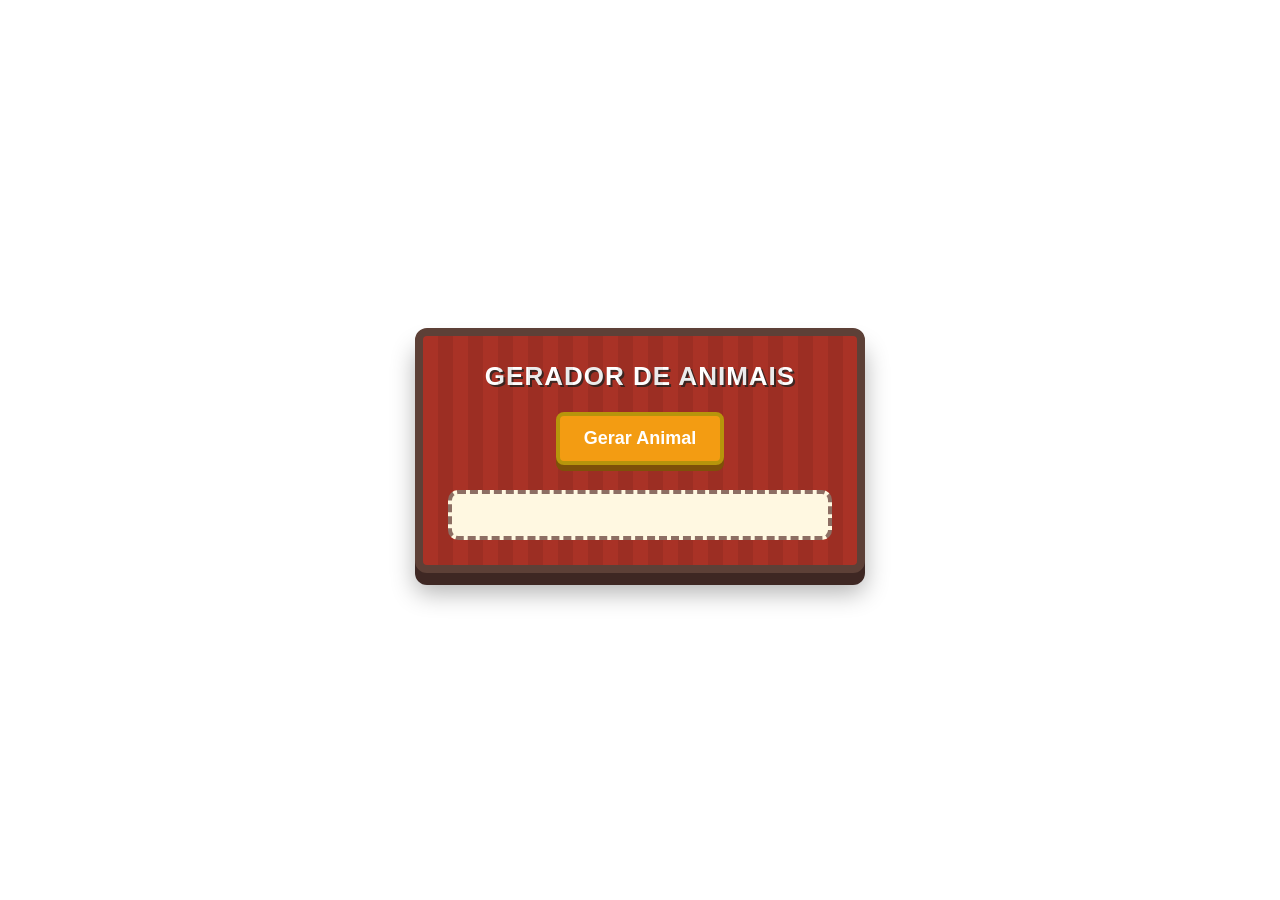
<file: animais/index.html>
<!DOCTYPE html>
<html lang="pt-BR">
<head>
  <meta charset="UTF-8" />
  <meta name="viewport" content="width=device-width, initial-scale=1.0" />
  <title>Gerador Aleatório de Animais</title>
  <link rel="stylesheet" href="css/style.css" />
</head>
<body>

  <div class="container">
    <h1>Gerador de Animais</h1>
    <button id="btn-gerar">Gerar Animal</button>

    <div id="animal-card">
      <h2 id="animal-name"></h2>
      <img id="animal-img" alt="Imagem do animal sorteado" />
    </div>
  </div>

  <script src="js.js"></script>
</body>
</html>
</file>
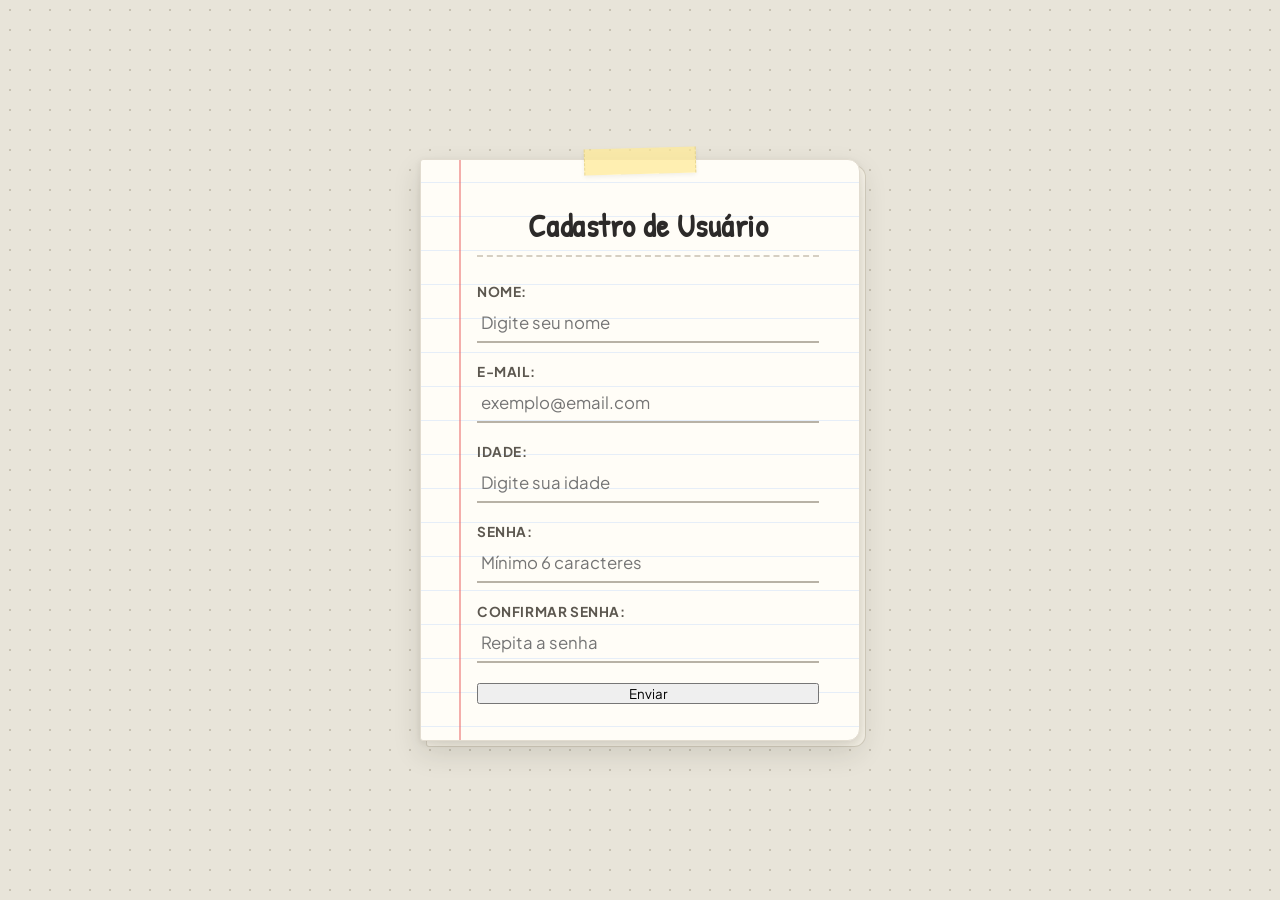
<file: Aula-remota/index.html>
<!DOCTYPE html>
<html lang="pt-BR">
<head>
    <meta charset="UTF-8">
    <meta name="viewport" content="width=device-width, initial-scale=1.0">
    <title>Formulário</title>
    <link rel="stylesheet" href="style.css">
</head>
<body>

    <div class="container">
        <h2>Cadastro de Usuário</h2>
        
        <form id="meuFormulario" novalidate>
            <label for="nome">Nome:</label>
            <input type="text" id="nome" placeholder="Digite seu nome">

            <label for="email">E-mail:</label>
            <input type="email" id="email" placeholder="exemplo@email.com">

            <label for="idade">Idade:</label>
            <input type="number" id="idade" placeholder="Digite sua idade">

            <label for="senha">Senha:</label>
            <input type="password" id="senha" placeholder="Mínimo 6 caracteres">

            <label for="confirmarSenha">Confirmar Senha:</label>
            <input type="password" id="confirmarSenha" placeholder="Repita a senha">

            <button type="submit">Enviar</button>
        </form>
        <p id="mensagem"></p>
    </div>

    <script src="script.js"></script>
</body>
</html>
</file>
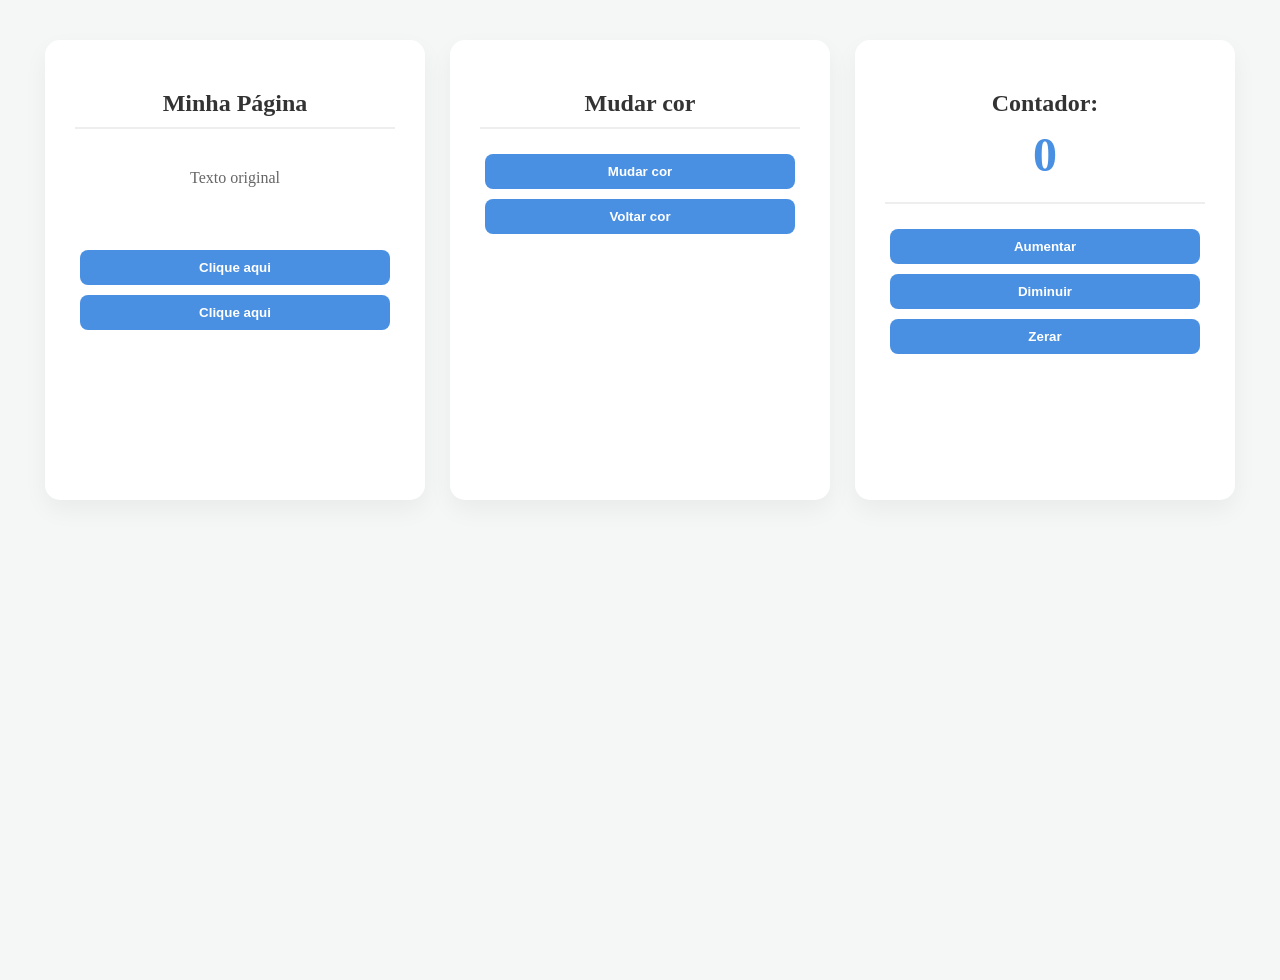
<file: aula06/index.html>
<!-- 1. O que é DOM?
O DOM (Document Object Model) é o HTML como um objeto estruturado. Enquanto o HTML é o código estático no arquivo, o DOM é a estrutura feita pelo navegador na memória para que o JavaScript consiga acessar, alterar ou excluir elementos da página HTML.

2. O que é um nó (node)?
Os elementos são as tags principais (como <div> ou <h1>). Os atributos são as propriedades dentro dessas tags (como um id ou src). Já os textos são o conteúdo escrito que fica dentro das tags.

3. Métodos de seleção
O getElementById() seleciona um elemento único pelo seu ID. O querySelector() localiza o primeiro elemento que corresponde a um seletor CSS. Já o querySelectorAll() captura todos os elementos que atendem ao critério, retornando uma lista.

4. Diferença entre innerHTML e innerText
O innerHTML interpreta e renderiza tags HTML inseridas no conteúdo. O innerText lida apenas com o texto puro e visível, ignorando qualquer formatação de tags e tratando tudo de forma literal.

5. O que são eventos
Eventos são gatilhos de interação. O onclick ocorre ao clicar em um elemento; o onchange detecta mudanças em campos de entrada; e o onmouseover identifica quando o mouse passa sobre um item. Eles permitem que a página reaja às ações do usuário. -->




<!DOCTYPE html>
<html lang="en">

<head>
    <meta charset="UTF-8">
    <meta name="viewport" content="width=device-width, initial-scale=1.0">
    <title>Document</title>
    <link rel="stylesheet" href="css/estilo.css">
</head>

<body>
    <section>
        <h1>Minha Página</h1>
        <p id="texto">Texto original</p>
        <button onclick="mudarTexto()">Clique aqui</button>
        <button onclick="voltarTexto()">Clique aqui</button>

        <script>
            function mudarTexto() {
                document.getElementById("texto").innerText = "Lorem ipsum dolor sit amet consectetur, adipisicing elit. Recusandae nihil quae pariatur, deleniti consequatur aliquam id ipsum iste dolor quam placeat tempora mollitia vel voluptas amet in quas maxime veniam!";


            }

            function voltarTexto() {
                document.getElementById("texto").innerText = "Texto original";


            }
        </script>
    </section>
    <section>
        <h1>Mudar cor</h1>
        <button onclick="cor()">Mudar cor</button>
        <button onclick="voltarcor()">Voltar cor</button>

        <script>
            function cor() {
                document.body.style.backgroundColor = "lightblue";
            }
            function voltarcor() {
                document.body.style.backgroundColor = "white";
            }

        </script>
    </section>
    <section>
        <h1>Contador: <span id="numero">0</span></h1>
        <button onclick="alterar(1)">Aumentar</button>
        <button onclick="alterar(-1)">Diminuir</button>
        <button onclick="zerar()">Zerar</button>

        <script>
            let contagem = 0;

            // Uma única função que aceita o valor da mudança (1 ou -1)
            function alterar(valor) {
                contagem += valor;
                document.getElementById("numero").innerText = contagem;
            }

            function zerar() {
                contagem = 0;
                document.getElementById("numero").innerText = contagem;
            }
        </script>
    </section>
</body>

</html>
</file>
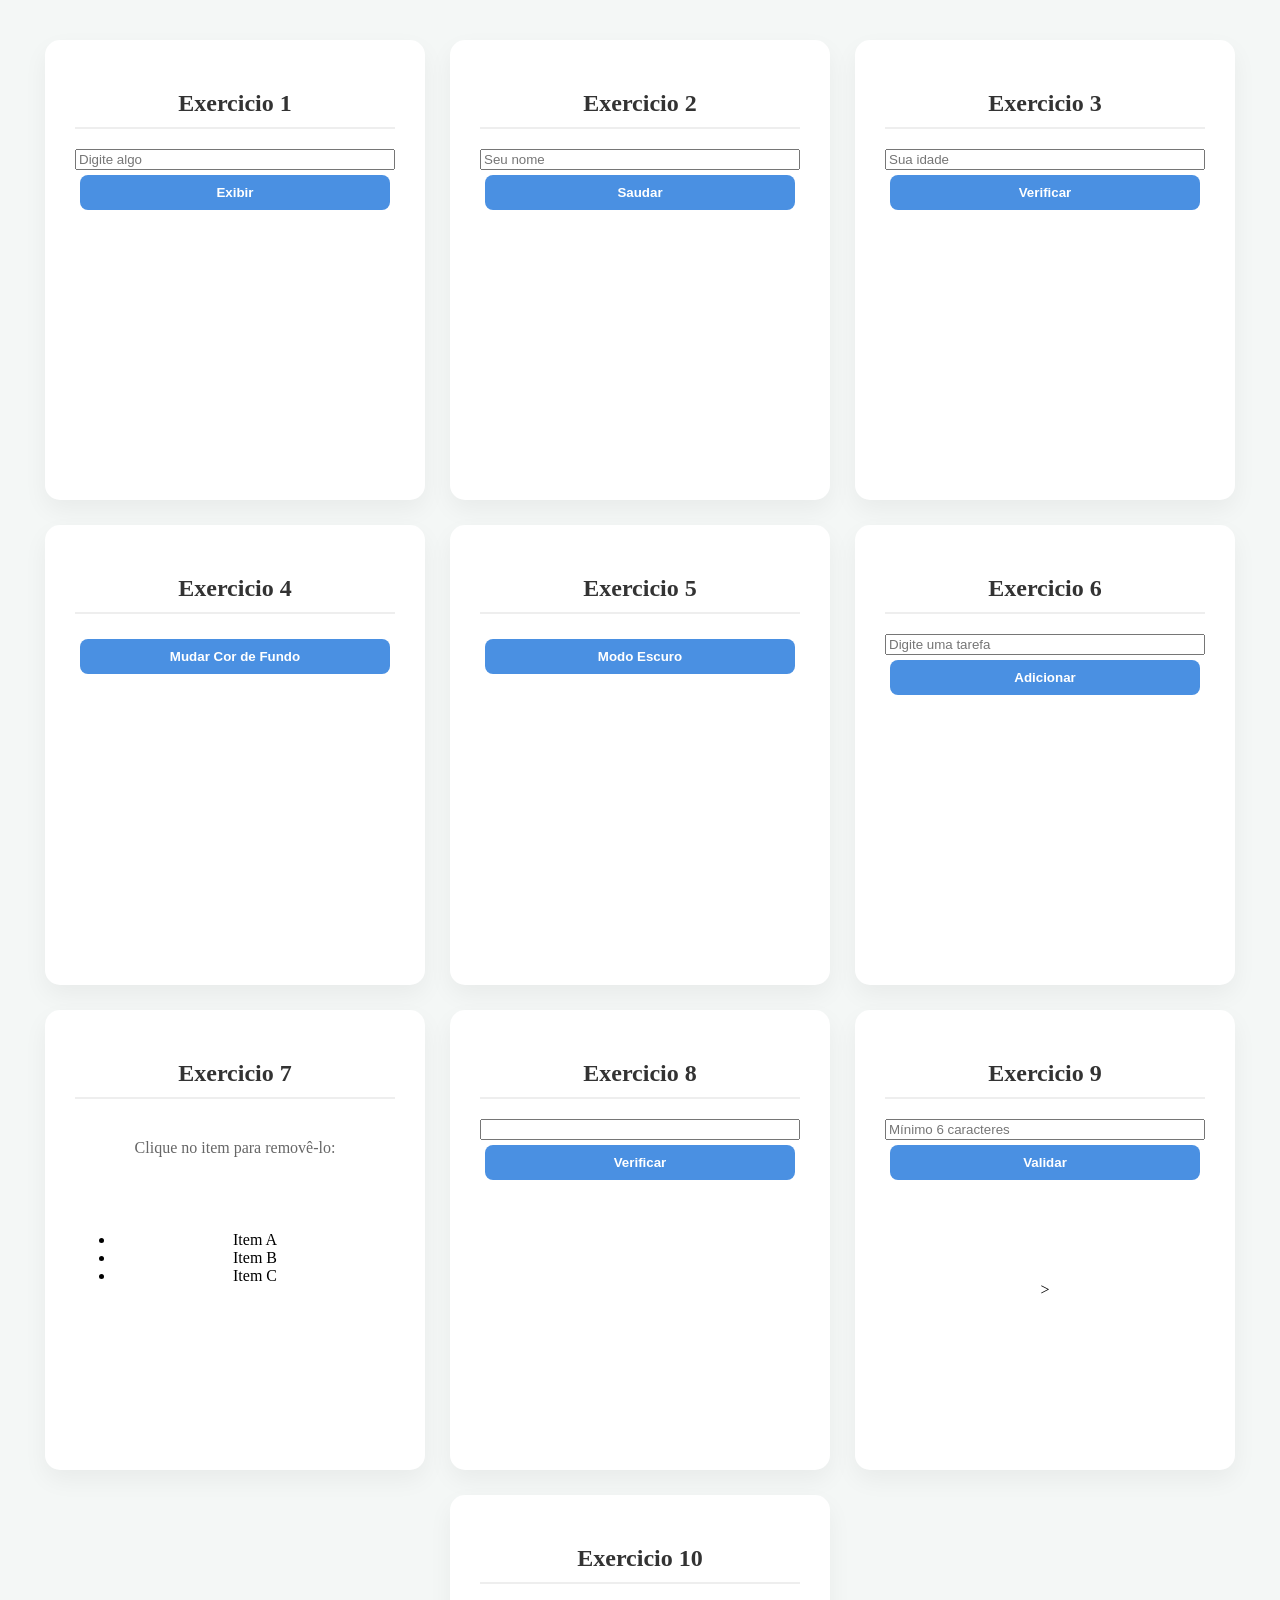
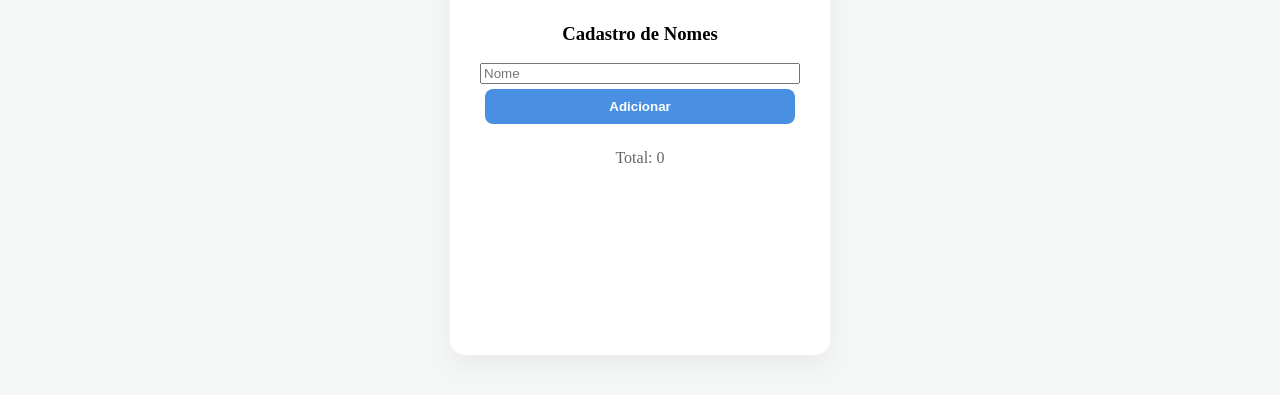
<file: aula07/index.html>
<!DOCTYPE html>
<html lang="en">

<head>
    <meta charset="UTF-8">
    <meta name="viewport" content="width=device-width, initial-scale=1.0">
    <title>Document</title>
    <link rel="stylesheet" href="style.css">
</head>

<body>
    <section>
        <h1>Exercicio 1</h1>
        <input type="text" id="inputTexto" placeholder="Digite algo">
        <button onclick="mostrarTexto()">Exibir</button>
        <p id="texto"></p>

        <script>
            function mostrarTexto() {
                const input = document.getElementById('inputTexto').value;
                document.getElementById('texto').innerText = input;
            }
        </script>
    </section>
    <section>
        <h1>Exercicio 2</h1>
        <input type="text" id="inputNome" placeholder="Seu nome">
        <button onclick="saudar()">Saudar</button>
        <p id="resultado2"></p>

        <script>
            function saudar() {
                const nome = document.getElementById('inputNome').value;
                document.getElementById('resultado2').innerText = `Olá, ${nome}!`;
            }
        </script>
    </section>
    <section>
        <h1>Exercicio 3</h1>
        <input type="number" id="inputIdade" placeholder="Sua idade">
        <button onclick="verificarIdade()">Verificar</button>
        <p id="resultado3"></p>

        <script>
            function verificarIdade() {
                const idade = parseInt(document.getElementById('inputIdade').value);
                const p = document.getElementById('resultado3');

                if (idade >= 18) {
                    p.innerText = "Maior de idade";
                } else {
                    p.innerText = "Menor de idade";
                }
            }
        </script>
    </section>
    <section>
        <h1>Exercicio 4</h1>
        <button onclick="mudarCor()">Mudar Cor de Fundo</button>
        <script>
            function mudarCor() {
                const cores = ['#f0f8ff', '#faebd7', '#e6e6fa', '#fff5ee', '#f5f5dc'];
                const corAleatoria = cores[Math.floor(Math.random() * cores.length)];

                document.body.style.backgroundColor = corAleatoria;
            }
        </script>
    </section>
    <section>

        <h1>Exercicio 5</h1>
        <button onclick="alternarModo()">Modo Escuro</button>

        <script>
            function alternarModo() {
                const corpo = document.body;
                if (corpo.style.backgroundColor === 'black') {
                    corpo.style.backgroundColor = 'white';
                    corpo.style.color = 'black';
                } else {
                    corpo.style.backgroundColor = 'black';
                    corpo.style.color = 'white';
                }
            }
        </script>
    </section>
    <section>

        <h1>Exercicio 6</h1>
        <input type="text" id="inputTarefa" placeholder="Digite uma tarefa">
        <button onclick="adicionarNaLista()">Adicionar</button>

        <ul id="listaSimples">
        </ul>

        <script>
            function adicionarNaLista() {
                const input = document.getElementById('inputTarefa');
                const lista = document.getElementById('listaSimples');

                if (input.value.trim() !== "") {
                    const novoLi = document.createElement('li');
                    novoLi.innerText = input.value;
                    lista.appendChild(novoLi);
                    input.value = "";
                }
            }
        </script>
    </section>
    <section>

        <h1>Exercicio 7</h1>
        <p>Clique no item para removê-lo:</p>
        <ul id="listaRemovivel">
            <li onclick="remover(this)">Item A </li>
            <li onclick="remover(this)">Item B </li>
            <li onclick="remover(this)">Item C </li>
        </ul>

        <script>
            function remover(elemento) {
                elemento.remove();
            }
        </script>
    </section>
    <section>

        <h1>Exercicio 8</h1>
        <input type="number" id="numParImpar">
        <button onclick="checarPar()">Verificar</button>
        <p id="resPar"></p>

        <script>
            function checarPar() {
                const num = document.getElementById('numParImpar').value;
                const p = document.getElementById('resPar');
                p.innerText = (num % 2 === 0) ? "É Par" : "É Ímpar";
            }
        </script>
    </section>
    <section>
            <h1>Exercicio 9</h1>
            <input type="password" id="senha" placeholder="Mínimo 6 caracteres">
            <button onclick="validarSenha()">Validar</button>
            <p id="msgSenha"></p>

            <script>
                function validarSenha() {
                    const senha = document.getElementById('senha').value;
                    const msg = document.getElementById('msgSenha');

                    if (senha.length >= 6) {
                        msg.innerText = "Senha válida!";
                        msg.style.color = "green";
                    } else {
                        msg.innerText = "Senha muito curta!";
                        msg.style.color = "red";
                    }
                }
            </script>>
    </section>
    <section>

            <h1>Exercicio 10</h1>
            <h3>Cadastro de Nomes</h3>
            <input type="text" id="nomeCad" placeholder="Nome">
            <button onclick="cadastrar()">Adicionar</button>

            <p>Total: <span id="contador">0</span></p>
            <ul id="listaCadastrados"></ul>

            <script>
                function atualizarContador() {
                    const total = document.querySelectorAll('#listaCadastrados li').length;
                    document.getElementById('contador').innerText = total;
                }

                function cadastrar() {
                    const nome = document.getElementById('nomeCad').value;
                    if (!nome) return;

                    const lista = document.getElementById('listaCadastrados');
                    const li = document.createElement('li');

                    li.innerHTML = `
        ${nome} 
        <button onclick="removerItem(this)">Remover</button>
    `;

                    lista.appendChild(li);
                    document.getElementById('nomeCad').value = "";
                    atualizarContador();
                }

                function removerItem(botao) {
                    botao.parentElement.remove();
                    atualizarContador();
                }
            </script>
    </section>


</body>

</html>
</file>
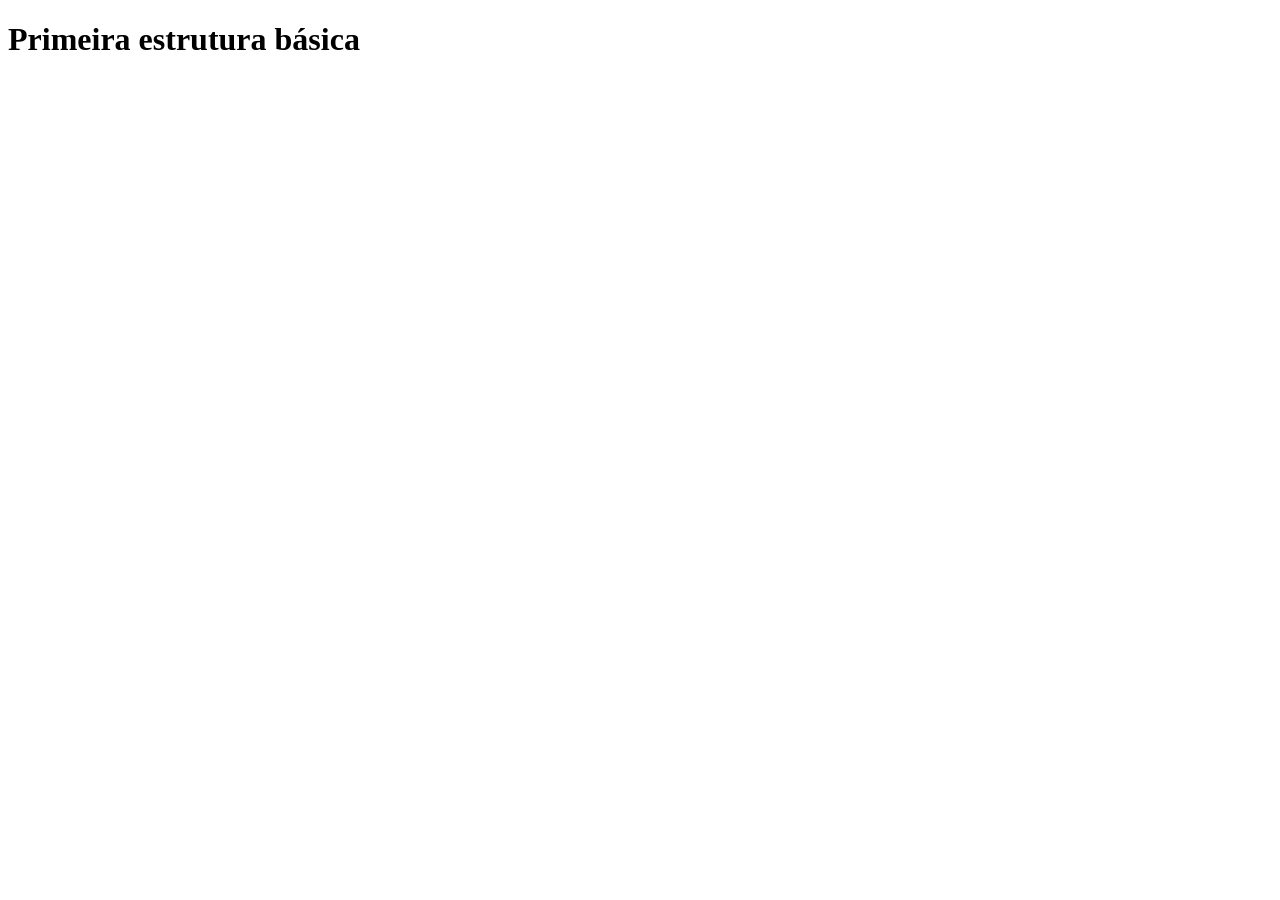
<file: aula1/index.html>
<!DOCTYPE html>
<html lang="en">
<head>
    <meta charset="UTF-8">
    <meta name="viewport" content="width=device-width, initial-scale=1.0">
    <title>JavaScript base</title>
    <script src="./js/javascript.js">
        
    </script>
</head>
<body>
    <h1>Primeira estrutura básica</h1>
</body>
</html>
</file>
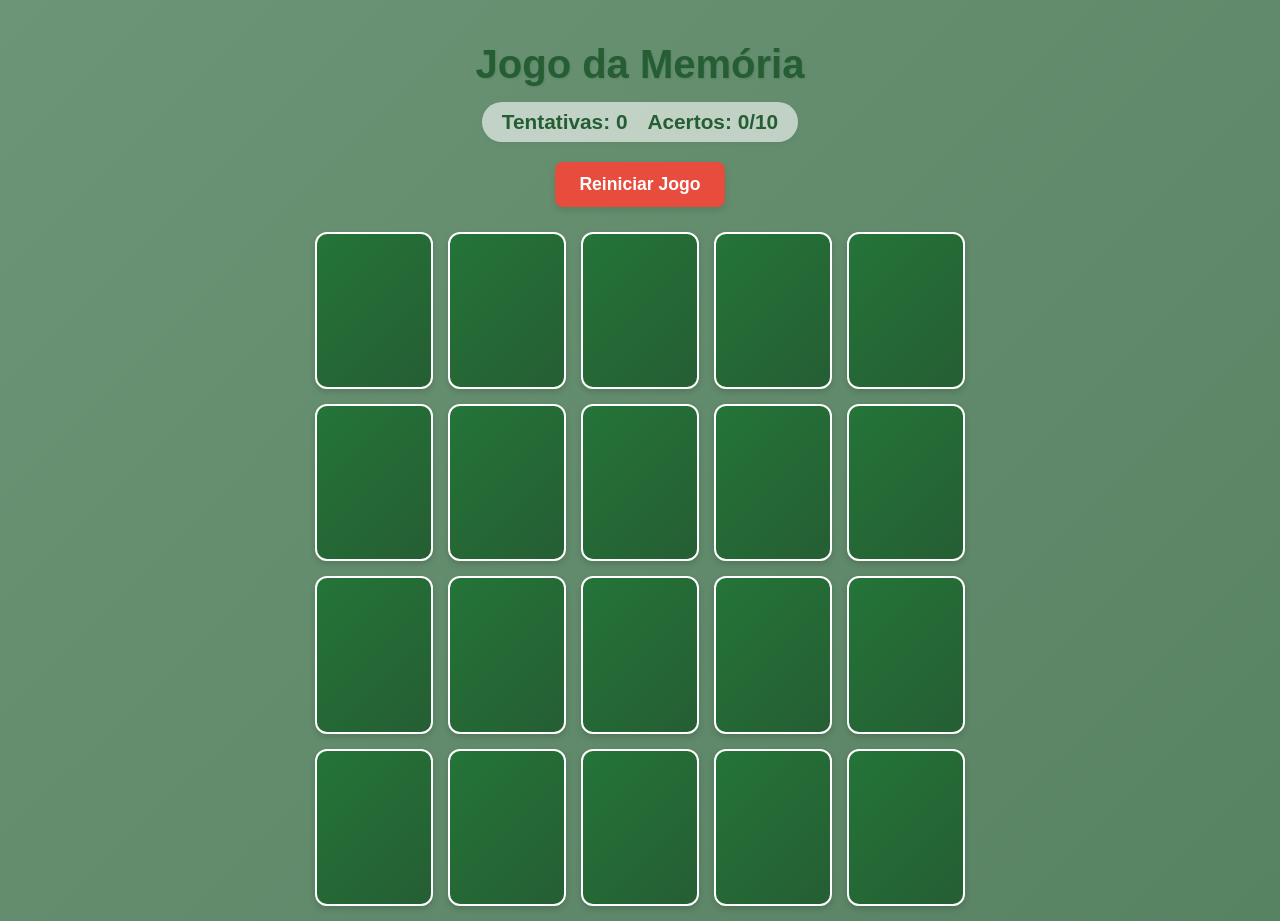
<file: jogo-js/index.html>
<!DOCTYPE html>
<html lang="pt-BR">
<head>
    <meta charset="UTF-8">
    <meta name="viewport" content="width=device-width, initial-scale=1.0">
    <title>Jogo da Memória Inicial</title>
    <link rel="stylesheet" href="style.css">
</head>
<body>

    <h1>Jogo da Memória</h1>
    
    <div class="placar">
        <div>Tentativas: <span id="tentativas">0</span></div>
        <div>Acertos: <span id="acertos">0</span>/10</div>
    </div>

    <button id="btn-reiniciar" class="btn-reiniciar">Reiniciar Jogo</button>

    <div id="tabuleiro" class="tabuleiro"></div>

    <script src="script.js"></script>
</body>
</html>
</file>
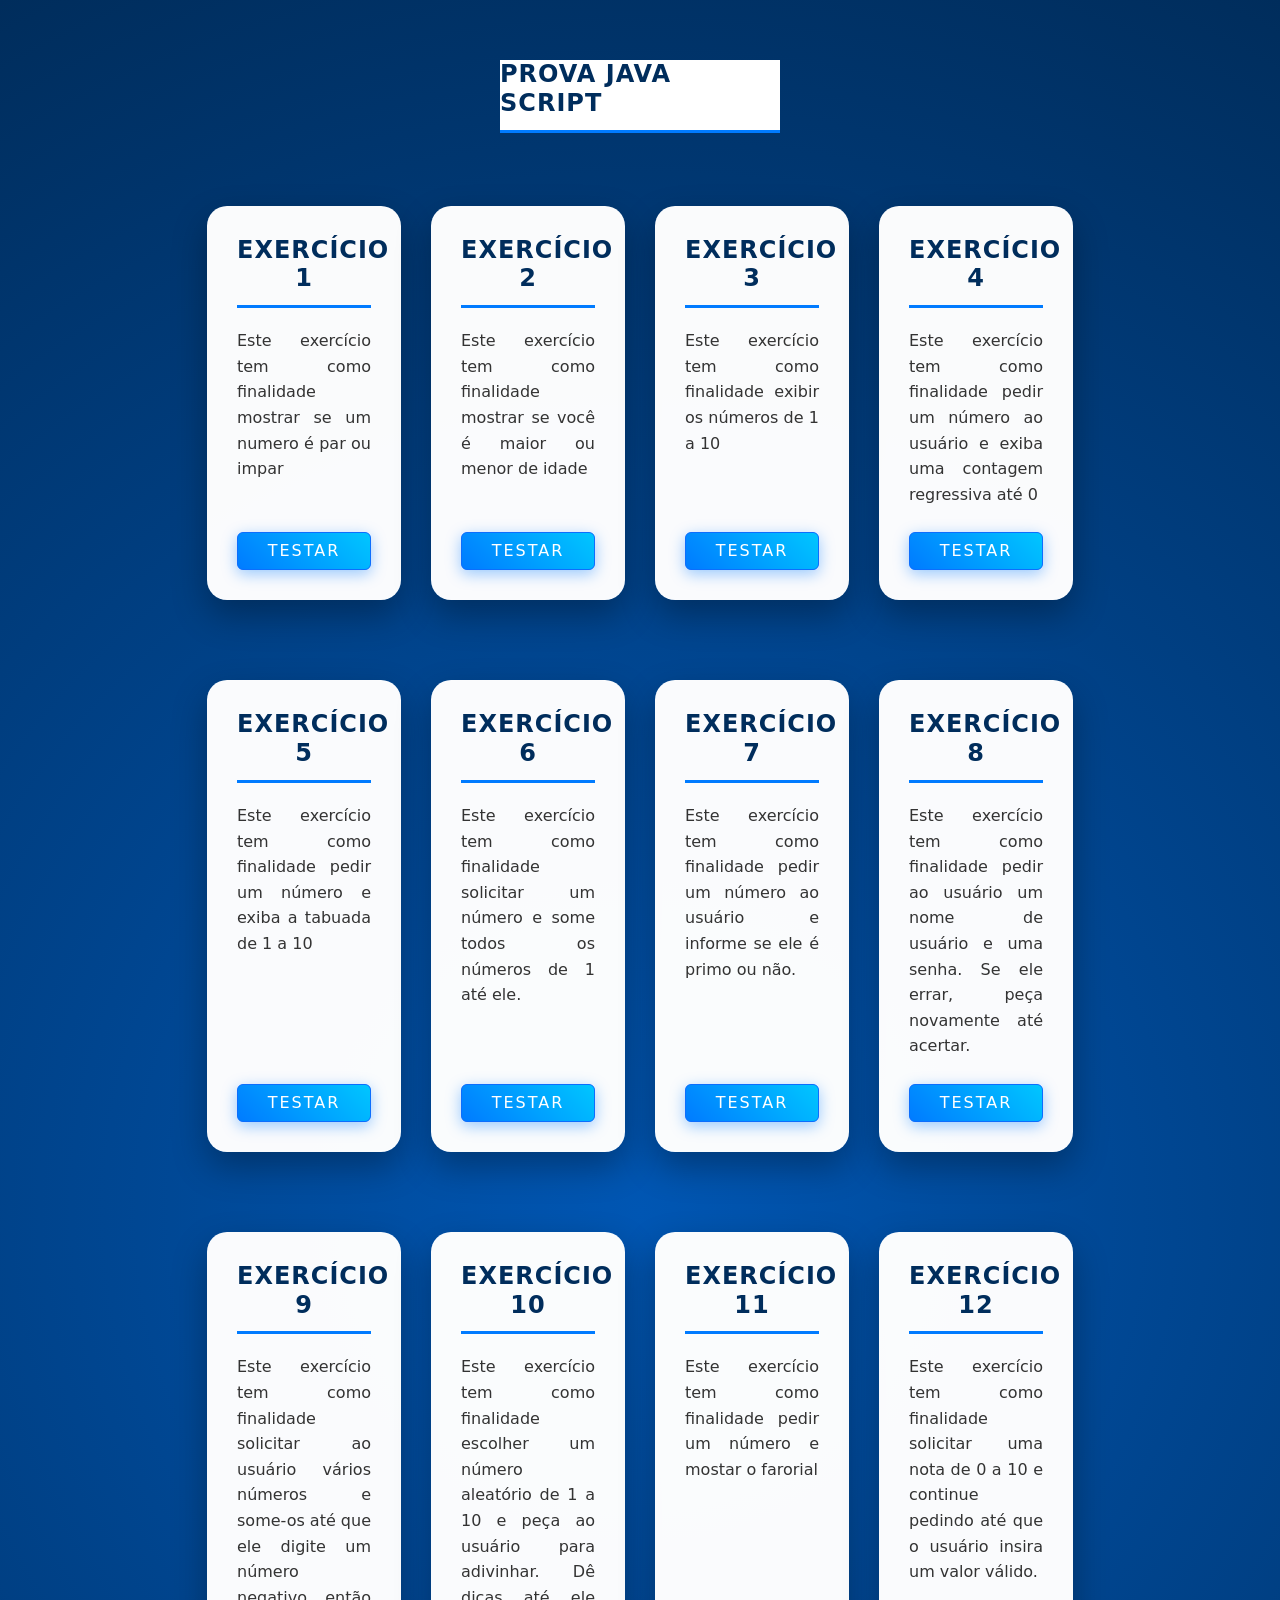
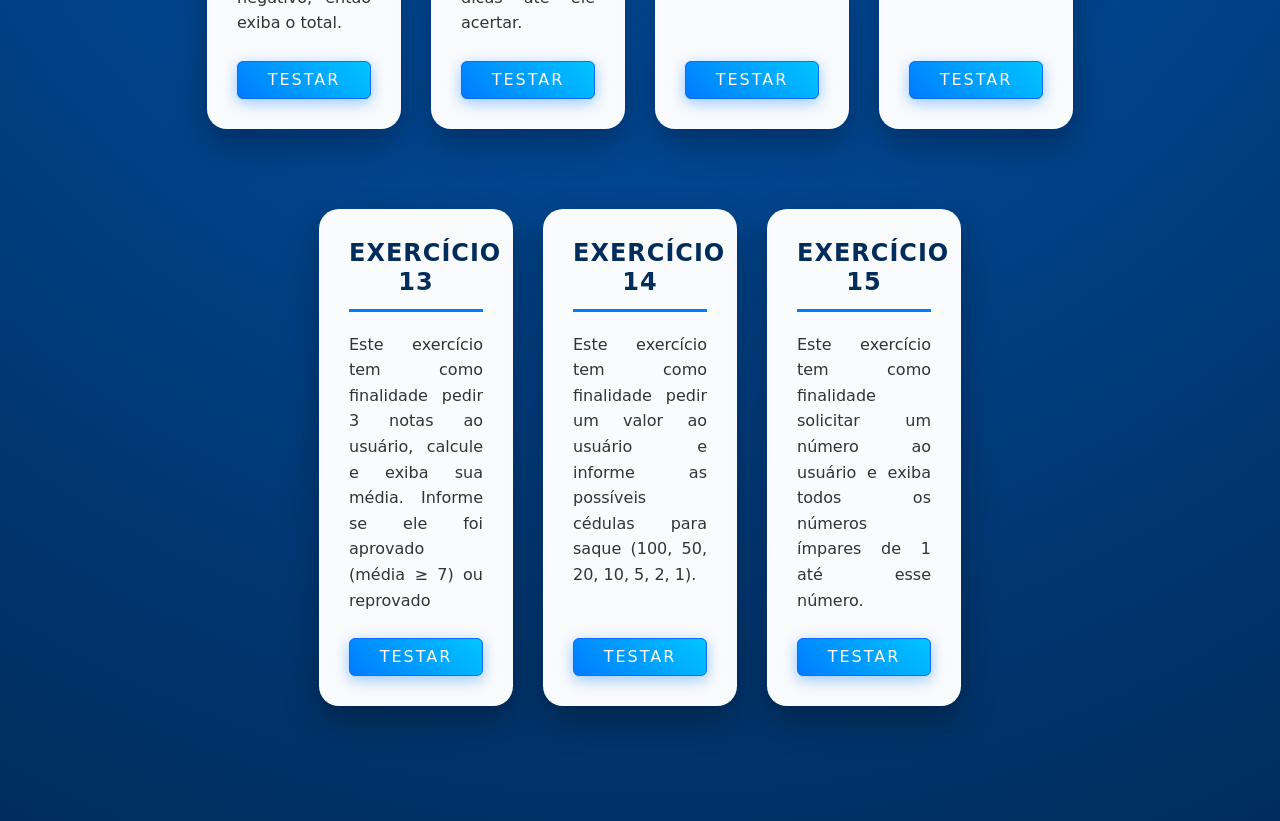
<file: prova-js/index.html>
<!DOCTYPE html>
<html lang="pt-br">

<head>
    <meta charset="UTF-8">
    <meta name="viewport" content="width=device-width, initial-scale=1.0">
    <title>Atividade JS</title>
    <link rel="stylesheet" href="style.css">
    <link rel="stylesheet" href="bootstrap-5.3.8-dist/css/bootstrap.css">
</head>

<body>
    <div class="titulo1">
         <h1 class="titulo">Prova Java Script</h1>
    </div>
   

    <div class="container text-center">
        <div class="row">
            <div class="col-md-3 border border-primary rounded">

                <div>
                    <h1 class="meutitulo">Exercício 1</h1>
                    <p class="meutexto">Este exercício tem como finalidade mostrar se um numero é par ou impar</p>
                </div>

                <button type="button" class="btn btn-primary" onclick="minhaFuncao1()">Testar</button>
                <script>
                    function minhaFuncao1() {

                        var par_impar = prompt("Me diga um número: ");
                        var resultado = parseInt(par_impar) % 2;
                        if (resultado == 0) {
                            alert("O número escolhido é par.");
                        } else {
                            alert("O número escolhido é impar.");
                        }
                    }
                </script>
            </div>
            <div class="col-md-3 border border-primary rounded">

                <div>
                    <h1 class="meutitulo">Exercício 2</h1>
                    <p class="meutexto">Este exercício tem como finalidade mostrar se você é maior ou menor de idade</p>
                </div>

                <button type="button" class="btn btn-primary" onclick="minhaFuncao2()">Testar</button>
                <script>
                    function minhaFuncao2() {

                        var idade = prompt("Qual é o seu idade?");
                        if (idade < 18) {
                            alert("Você é menor de idade");
                        } else {
                            alert("Você é maior de idade");
                        }
                    }
                </script>
            </div>
            <div class="col-md-3 border border-primary rounded">

                <div>
                    <h1 class="meutitulo">Exercício 3</h1>
                    <p class="meutexto">Este exercício tem como finalidade exibir os números de 1 a 10</p>
                </div>

                <button type="button" class="btn btn-primary" onclick="minhaFuncao3()">Testar</button>
                <script>
                    function minhaFuncao3() {

                        for (var i = 0; i < 11; i++) {
                            alert(i)
                        }
                    }
                </script>
            </div>
            <div class="col-md-3 border border-primary rounded">

                <div>
                    <h1 class="meutitulo">Exercício 4</h1>
                    <p class="meutexto">Este exercício tem como finalidade pedir um número ao usuário e exiba uma
                        contagem regressiva até 0</p>
                </div>

                <button type="button" class="btn btn-primary" onclick="minhaFuncao4()">Testar</button>
                <script>
                    function minhaFuncao4() {

                        var numero2 = prompt("Me diga um número para gerar uma ordem decrescente:");
                        while (numero2 > -1) {
                            alert(numero2);
                            numero2--;

                        }
                    }
                </script>
            </div>
        </div>
    </div>
    <div class="container text-center">
        <div class="row">
            <div class="col-md-3 border border-primary rounded">

                <div>
                    <h1 class="meutitulo">Exercício 5</h1>
                    <p class="meutexto">Este exercício tem como finalidade pedir um número e exiba a tabuada de 1 a 10
                    </p>
                </div>

                <button type="button" class="btn btn-primary" onclick="minhaFuncao5()">Testar</button>
                <script>
                    function minhaFuncao5() {

                        var numero3 = prompt("Me diga um número para mostra sua tabuada:");
                        for (var m = 1; m < 11; m++) {
                            mult = numero3 * m;
                            alert(mult);
                        }
                    }
                </script>
            </div>
            <div class="col-md-3 border border-primary rounded">

                <div>
                    <h1 class="meutitulo">Exercício 6</h1>
                    <p class="meutexto">Este exercício tem como finalidade solicitar um número e some todos os números
                        de 1 até ele.</p>
                </div>

                <button type="button" class="btn btn-primary" onclick="minhaFuncao6()">Testar</button>
                <script>
                    function minhaFuncao6() {

                        var numero4 = prompt("Me diga um número:");
                        var limite = parseInt(numero4);
                        var soma = 0;

                        for (var m = 1; m <= limite; m++) {
                            soma = soma + m;
                            alert(m);
                        }
                    }
                </script>
            </div>
            <div class="col-md-3 border border-primary rounded">

                <div>
                    <h1 class="meutitulo">Exercício 7</h1>
                    <p class="meutexto">Este exercício tem como finalidade pedir um número ao usuário e informe se ele é
                        primo ou não.</p>
                </div>

                <button type="button" class="btn btn-primary" onclick="minhaFuncao7()">Testar</button>
                <script>
                    function minhaFuncao7() {

                        var numero5 = parseInt(prompt("Digite um número para verificar se é primo:"));
                        var primo = true;

                        if (numero5 < 2) {
                            primo = false;
                        } else {
                            for (var i = 2; i < numero5; i++) {
                                if (numero5 % i === 0) {
                                    primo = false;
                                    break;
                                }
                            }
                        }

                        if (primo) {
                            alert("O número " + numero5 + " é primo!");
                        } else {
                            alert("O número " + numero5 + " não é primo.");
                        }
                    }
                </script>
            </div>
            <div class="col-md-3 border border-primary rounded">

                <div>
                    <h1 class="meutitulo">Exercício 8</h1>
                    <p class="meutexto">Este exercício tem como finalidade pedir ao usuário um nome de usuário e uma
                        senha. Se ele errar, peça novamente até acertar.
                    </p>
                </div>

                <button type="button" class="btn btn-primary" onclick="minhaFuncao8()">Testar</button>
                <script>
                    function minhaFuncao8() {

                        var usuariocerto = prompt("Digite um Nome de usuario:");
                        var senhacerta = prompt("Digite uma senha");

                        while (true) {
                            var nome = prompt("Digite o nome para logar:");
                            var senha = prompt("Digite a senha para logar:");
                            if (nome == usuariocerto) {
                                if (senha == senhacerta) {
                                    alert("Usuario logado com sucesso")
                                    break
                                }
                            }

                            else {
                                alert("Tente novamente")
                            }
                        }

                    }
                </script>
            </div>
        </div>
    </div>
    <div class="container text-center">
        <div class="row">
            <div class="col-md-3 border border-primary rounded">

                <div>
                    <h1 class="meutitulo">Exercício 9</h1>
                    <p class="meutexto">Este exercício tem como finalidade solicitar ao usuário vários números e some-os
                        até que ele digite um número negativo, então exiba o total.</p>
                </div>

                <button type="button" class="btn btn-primary" onclick="minhaFuncao9()">Testar</button>
                <script>
                    function minhaFuncao9() {

                        var somatotal = 0;
                        var continuar = true;

                        while (continuar) {
                            var numero6 = parseInt(prompt("digite um número para somar ou um número negativo para sair:"));

                            if (numero6 < 0) {
                                continuar = false;
                            } else {
                                somatotal += numero6;
                                alert("Soma atual: " + somatotal);
                            }
                        }

                        alert("O total da soma é: " + somatotal);
                    }
                </script>
            </div>
            <div class="col-md-3 border border-primary rounded">

                <div>
                    <h1 class="meutitulo">Exercício 10</h1>
                    <p class="meutexto">Este exercício tem como finalidade escolher um número aleatório de 1 a 10 e peça
                        ao usuário para adivinhar. Dê dicas até ele acertar.</p>
                </div>

                <button type="button" class="btn btn-primary" onclick="minhaFuncao10()">Testar</button>
                <script>
                    function minhaFuncao10() {

                        var numerosecreto = 7;
                        var chute;

                        alert("adivinhe o número que eu estou pensando de 1 a 10!");

                        while (chute != numerosecreto) {
                            chute = parseInt(prompt("Qual o seu chute?"));

                            if (chute > numerosecreto) {
                                alert("alto demais! tente um número menor");
                            } else if (chute < numerosecreto) {
                                alert("baixo demais! tente um número maior");
                            } else if (chute == numerosecreto) {
                                alert("ok! você acertou, o número era " + numerosecreto);
                            } else {
                                alert("valor inválido digite um número");
                            }
                        }
                    }
                </script>
            </div>
            <div class="col-md-3 border border-primary rounded">

                <div>
                    <h1 class="meutitulo">Exercício 11</h1>
                    <p class="meutexto">Este exercício tem como finalidade pedir um número e mostar o farorial
                    </p>
                </div>

                <button type="button" class="btn btn-primary" onclick="minhaFuncao11()">Testar</button>
                <script>
                    function minhaFuncao11() {

                        var numerofator = parseInt(prompt("Digite um número para calcular o fatorial:"));
                        var resultado3 = 1;

                        for (var i = 1; i <= numerofator; i++) {
                            resultado3 = resultado3 * i;
                        }
                        alert("O fatorial de " + numerofator + " é: " + resultado3);
                    }
                </script>
            </div>
            <div class="col-md-3 border border-primary rounded">

                <div>
                    <h1 class="meutitulo">Exercício 12</h1>
                    <p class="meutexto">Este exercício tem como finalidade solicitar uma nota de 0 a 10 e continue
                        pedindo até que o usuário insira um valor válido.</p>
                </div>

                <button type="button" class="btn btn-primary" onclick="minhaFuncao12()">Testar</button>
                <script>
                    function minhaFuncao12() {

                        var nota = -1;
                        while (nota < 0 || nota > 10) {
                            nota = parseFloat(prompt("digite uma nota valida 0 a 10:"));
                            if (nota < 0 || nota > 10) {
                                console.log("nota inválida! tente novamente");
                            }
                        }
                        alert("nota aceita: " + nota);

                    }
                </script>
            </div>
        </div>
    </div>
    <div class="container text-center">
        <div class="row">
            <div class="col-md-3 border border-primary rounded">

                <div>
                    <h1 class="meutitulo">Exercício 13</h1>
                    <p class="meutexto">Este exercício tem como finalidade pedir 3 notas ao usuário, calcule e exiba sua
                        média. Informe se ele foi aprovado (média ≥ 7) ou reprovado</p>
                </div>

                <button type="button" class="btn btn-primary" onclick="minhaFuncao13()">Testar</button>
                <script>
                    function minhaFuncao13() {

                        var numero7 = parseFloat(prompt("Digite a primeira nota:"));
                        var numero8 = parseFloat(prompt("Digite a segunda nota:"));
                        var numero9 = parseFloat(prompt("Digite a terceira nota:"));

                        var media = (numero7 + numero8 + numero9) / 3;
                        alert("sua média é: " + media.toFixed(2));

                        if (media >= 7) {
                            alert("aprovado!");
                        } else {
                            alert("reprovado");
                        }
                    }
                </script>
            </div>
            <div class="col-md-3 border border-primary rounded">

                <div>
                    <h1 class="meutitulo">Exercício 14</h1>
                    <p class="meutexto">Este exercício tem como finalidade pedir um valor ao usuário e informe as
                        possíveis cédulas para saque (100, 50, 20, 10, 5, 2, 1).
                    </p>
                </div>

                <button type="button" class="btn btn-primary" onclick="minhaFuncao14()">Testar</button>
                <script>
                    function minhaFuncao14() {

                        var valor = parseInt(prompt("Valor:"));
                        var numero10 = parseInt(valor / 100);
                        valor %= 100;
                        var numero11 = parseInt(valor / 50);
                        valor %= 50;
                        var numero12 = parseInt(valor / 20);
                        valor %= 20;
                        var numero13 = parseInt(valor / 10);
                        valor %= 10;
                        var numero14 = parseInt(valor / 5);
                        valor %= 5;
                        var numero15 = parseInt(valor / 2);
                        valor %= 2;
                        var numero16 = valor;
                        if (numero10 > 0) alert(numero10 + " de 100");
                        if (numero11 > 0) alert(numero11 + " de 50");
                        if (numero12 > 0) alert(numero12 + " de 20");
                        if (numero13 > 0) alert(numero13 + " de 10");
                        if (numero14 > 0) alert(numero14 + " de 5");
                        if (numero16 > 0) alert(numero16 + " de 1");
                        if (numero15 > 0) alert(numero15 + " de 2");

                    }
                </script>
            </div>
            <div class="col-md-3 border border-primary rounded">

                <div>
                    <h1 class="meutitulo">Exercício 15</h1>
                    <p class="meutexto">Este exercício tem como finalidade solicitar um número ao usuário e exiba todos
                        os números ímpares de 1 até esse número.</p>
                </div>

                <button type="button" class="btn btn-primary" onclick="minhaFuncao15()">Testar</button>
                <script>
                    function minhaFuncao15() {

                        var limite = parseInt(prompt("impares até:"));

                        for (var i = 1; i <= limite; i++) {
                            if (i % 2 !== 0) 
                            alert(i);
                        }

                    }
                </script>
            </div>
        </div>
    </div>
</body>

</html>
</file>
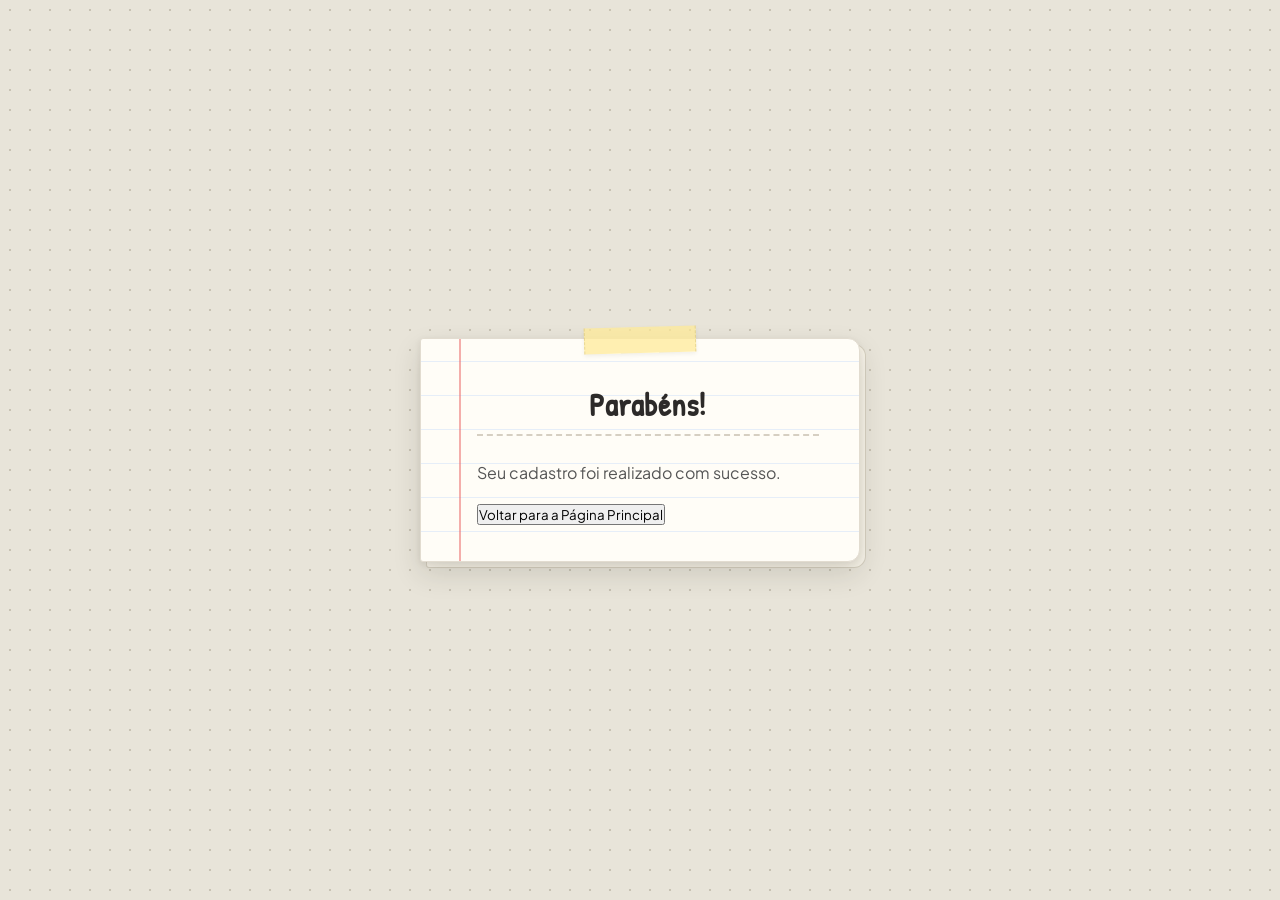
<file: Aula-remota/sucesso.html>
<!DOCTYPE html>
<html lang="pt-BR">
<head>
    <meta charset="UTF-8">
    <meta name="viewport" content="width=device-width, initial-scale=1.0">
    <title>Sucesso!</title>
    <link rel="stylesheet" href="style.css">
</head>
<body>

    <div class="container">
        <h2>Parabéns!</h2>
        <p style="color: #555; margin: 20px 0;">Seu cadastro foi realizado com sucesso.</p>
        <button onclick="window.location.href='index.html'">Voltar para a Página Principal</button>
    </div>

</body>
</html>
</file>
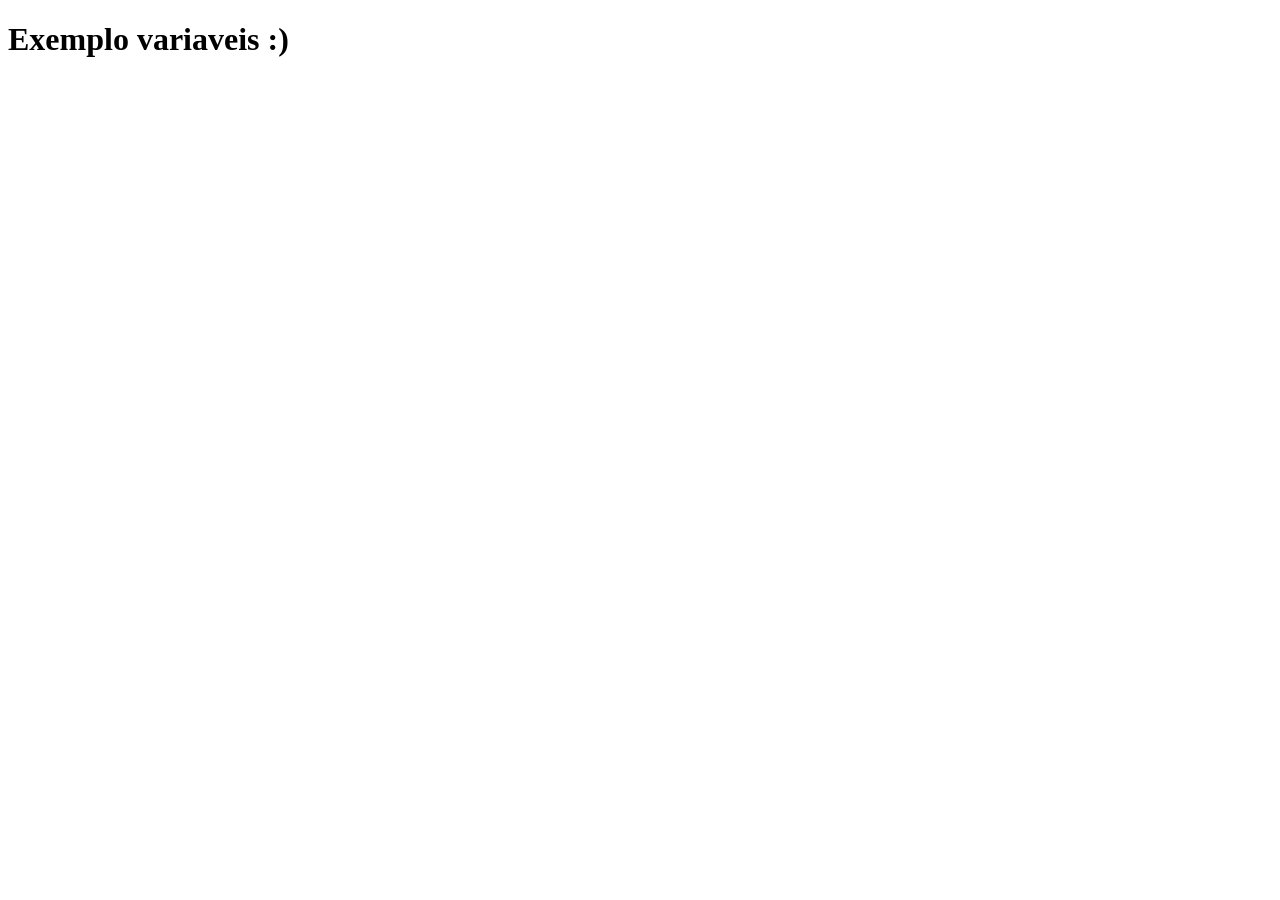
<file: aula1/exmplo_variavel.html>
<!DOCTYPE html>
<html lang="en">
<head>
    <meta charset="UTF-8">
    <meta name="viewport" content="width=device-width, initial-scale=1.0">
    <title>Exemplo variaveis</title>
    <script src="./js/variavel.js">
        
    </script>
</head>
<body>
    <h1>Exemplo variaveis 
        :)
    </h1>
</body>
</html>
</file>
<file: Aula-remota/style.css>
@import url('https://fonts.googleapis.com/css2?family=Patrick+Hand&family=Plus+Jakarta+Sans:wght@400;600;700&display=swap');

* {
    margin: 0;
    padding: 0;
    box-sizing: border-box;
    font-family: 'Plus Jakarta Sans', sans-serif;
}

body {
    background-color: #e8e4d9;
    background-image: radial-gradient(#c8c2b3 1px, transparent 1px);
    background-size: 20px 20px;
    display: flex;
    justify-content: center;
    align-items: center;
    min-height: 100vh;
    padding: 30px 20px;
}

.container {
    position: relative;
    background-color: #fffdf7;
    background-image: linear-gradient(#e6eef8 1px, transparent 1px);
    background-size: 100% 34px;
    background-position: 0 22px;
    padding: 44px 40px 36px 56px;
    border-radius: 3px 12px 12px 3px;
    box-shadow: 
        0 12px 28px rgba(45, 40, 30, 0.14),
        0 2px 6px rgba(45, 40, 30, 0.08),
        6px 6px 0 -1px #f7f3e8,
        6px 6px 0 0 #d5cfc0;
    width: 100%;
    max-width: 440px;
    border: 1px solid #e2dcd0;
}

.container::before {
    content: "";
    position: absolute;
    top: 0;
    bottom: 0;
    left: 38px;
    width: 2px;
    background-color: rgba(235, 110, 110, 0.55);
}

.container::after {
    content: "";
    position: absolute;
    top: -12px;
    left: 50%;
    transform: translateX(-50%) rotate(-1.5deg);
    width: 110px;
    height: 26px;
    background-color: rgba(255, 235, 150, 0.72);
    border-left: 1px dashed rgba(200, 180, 100, 0.4);
    border-right: 1px dashed rgba(200, 180, 100, 0.4);
    box-shadow: 0 2px 4px rgba(0, 0, 0, 0.06);
}

.container h2 {
    font-family: 'Patrick Hand', cursive;
    text-align: center;
    color: #2c2a29;
    margin-bottom: 26px;
    font-size: 2rem;
    letter-spacing: 0.5px;
    border-bottom: 2px dashed #d6cfc2;
    padding-bottom: 8px;
}

form {
    display: flex;
    flex-direction: column;
}

label {
    font-size: 0.85rem;
    font-weight: 700;
    color: #5c574f;
    text-transform: uppercase;
    letter-spacing: 0.6px;
    margin-bottom: 4px;
}

input {
    background-color: transparent;
    border: none;
    border-bottom: 2px solid #b8b2a6;
    border-radius: 0;
    padding: 8px 4px;
    margin-bottom: 20px;
    font-size: 1.05rem;
    color: #1f2937;
    transition: border-color 0.25s, background-color 0.25s}
</file>
<file: aula06/css/estilo.css>
/* Configurações Gerais */
        body {
            display: flex;
            flex-direction: row;
            justify-content: center;
            align-items: flex-start; /* Impede de esticar até o fim da página */
            flex-wrap: wrap;
            gap: 25px;
            padding: 40px;
            margin: 0;
            background-color: #f4f7f6;
            min-height: 100vh;
        }
        
        section {
            background: white;
            border-radius: 15px;
            padding: 30px;
            width: 320px;
            box-shadow: 0 10px 25px rgba(0,0,0,0.05);
            text-align: center;
            
            /* ESTA LINHA GARANTE QUE TODAS TENHAM O MESMO TAMANHO */
            min-height: 400px; 
            
            /* Opcional: Garante que o conteúdo dentro da section se organize bem */
            display: flex;
            flex-direction: column;
            justify-content: flex-start;
        }

        section:hover {
            transform: translateY(-5px);
        }

        h1 {
            color: #333;
            font-size: 1.5rem;
            margin-bottom: 20px;
            border-bottom: 2px solid #eee;
            padding-bottom: 10px;
        }

        p {
            color: #666;
            line-height: 1.6;
            margin-bottom: 20px;
            min-height: 60px;
        }

        /* Estilo dos Botões */
        button {
            background-color: #4A90E2;
            color: white;
            border: none;
            padding: 10px 18px;
            margin: 5px;
            border-radius: 8px;
            cursor: pointer;
            font-weight: 600;
            transition: all 0.2s ease;
        }

        button:hover {
            background-color: #357ABD;
            box-shadow: 0 4px 12px rgba(74, 144, 226, 0.3);
        }

        button:active {
            transform: scale(0.95);
        }

        /* Botões de variação (opcional) */
        button.secondary {
            background-color: #6c757d;
        }

        /* Destaque do Contador */
        #numero {
            display: block;
            font-size: 3rem;
            color: #4A90E2;
            margin: 10px 0;
        }
</file>
<file: aula07/style.css>
/* Configurações Gerais */
        body {
            display: flex;
            flex-direction: row;
            justify-content: center;
            align-items: flex-start; /* Impede de esticar até o fim da página */
            flex-wrap: wrap;
            gap: 25px;
            padding: 40px;
            margin: 0;
            background-color: #f4f7f6;
            min-height: 100vh;
        }
        
        section {
            background: white;
            border-radius: 15px;
            padding: 30px;
            width: 320px;
            box-shadow: 0 10px 25px rgba(0,0,0,0.05);
            text-align: center;
            
            /* ESTA LINHA GARANTE QUE TODAS TENHAM O MESMO TAMANHO */
            min-height: 400px; 
            
            /* Opcional: Garante que o conteúdo dentro da section se organize bem */
            display: flex;
            flex-direction: column;
            justify-content: flex-start;
        }

        section:hover {
            transform: translateY(-5px);
        }

        h1 {
            color: #333;
            font-size: 1.5rem;
            margin-bottom: 20px;
            border-bottom: 2px solid #eee;
            padding-bottom: 10px;
        }

        p {
            color: #666;
            line-height: 1.6;
            margin-bottom: 20px;
            min-height: 60px;
        }

        /* Estilo dos Botões */
        button {
            background-color: #4A90E2;
            color: white;
            border: none;
            padding: 10px 18px;
            margin: 5px;
            border-radius: 8px;
            cursor: pointer;
            font-weight: 600;
            transition: all 0.2s ease;
        }

        button:hover {
            background-color: #357ABD;
            box-shadow: 0 4px 12px rgba(74, 144, 226, 0.3);
        }

        button:active {
            transform: scale(0.95);
        }

        /* Botões de variação (opcional) */
        button.secondary {
            background-color: #6c757d;
        }
</file>
<file: jogo-js/style.css>
body {
    font-family: 'Segoe UI', Tahoma, Geneva, Verdana, sans-serif;
    background: linear-gradient(135deg, #6c9476, #588363);
    min-height: 100vh;
    margin: 0;
    padding: 15px;
    display: flex;
    flex-direction: column;
    align-items: center;
    box-sizing: border-box;
}

h1 {
    color: #255e33;
    margin-bottom: 10px;
    font-size: 1.8rem;
    text-shadow: 1px 1px 2px rgba(0,0,0,0.1);
}

.placar {
    display: flex;
    gap: 20px;
    margin-bottom: 15px;
    font-size: 1.1rem;
    font-weight: bold;
    color: #255e33;
    background-color: rgba(255, 255, 255, 0.6);
    padding: 8px 20px;
    border-radius: 20px;
    box-shadow: 0 2px 4px rgba(0,0,0,0.05);
}

.btn-reiniciar {
    background-color: #e74c3c;
    color: white;
    border: none;
    padding: 10px 20px;
    font-size: 1rem;
    font-weight: bold;
    border-radius: 8px;
    cursor: pointer;
    margin-bottom: 20px;
    box-shadow: 0 4px 6px rgba(0,0,0,0.1);
    transition: background-color 0.2s, transform 0.1s;
    -webkit-tap-highlight-color: transparent;
}

.btn-reiniciar:hover {
    background-color: #c0392b;
}

.btn-reiniciar:active {
    transform: scale(0.95);
}

.tabuleiro {
    display: grid;
    grid-template-columns: repeat(4, 1fr); 
    gap: 10px;
    width: 100%;
    max-width: 500px; 
    perspective: 1000px; 
}

.carta {
    aspect-ratio: 3 / 4; 
    position: relative;
    transform-style: preserve-3d;
    transition: transform 0.5s cubic-bezier(0.4, 0, 0.2, 1);
    cursor: pointer;
    border-radius: 8px;
    box-shadow: 0 3px 6px rgba(0,0,0,0.15);
    -webkit-tap-highlight-color: transparent; 
}

.carta.virada {
    transform: rotateY(180deg);
    cursor: default;
}

.face {
    position: absolute;
    width: 100%;
    height: 100%;
    backface-visibility: hidden;
    -webkit-backface-visibility: hidden; 
    border-radius: 8px;
    display: flex;
    justify-content: center;
    align-items: center;
    border: 1.5px solid #ffffff;
    box-sizing: border-box;
}

.verso {
    background: linear-gradient(135deg, #247438, #255e33);
}

.frente {
    background-color: #ffffff;
    transform: rotateY(180deg);
}

.carta img {
    width: 80%;
    height: 80%;
    object-fit: contain;
}

@media (min-width: 600px) {
    h1 {
        font-size: 2.5rem;
        margin-bottom: 15px;
    }

    .placar {
        font-size: 1.3rem;
        margin-bottom: 20px;
    }

    .btn-reiniciar {
        padding: 12px 24px;
        font-size: 1.1rem;
        margin-bottom: 25px;
    }
    
    .tabuleiro {
        grid-template-columns: repeat(5, 1fr); 
        gap: 15px;
        max-width: 650px;
    }
    
    .carta {
        border-radius: 12px;
    }
    
    .face {
        border-radius: 12px;
        border: 2px solid #ffffff;
    }
}
</file>
<file: prova-js/style.css>
body {
    background-color: #0056b3; /* Fundo azul */
    background-image: radial-gradient(circle at center, #0056b3 0%, #002d5c 100%);
    min-height: 100vh;
    padding: 60px 0;
    font-family: 'Segoe UI', Roboto, Helvetica, Arial, sans-serif;
    margin: 0;
    color: #fff;
}

.container {
    max-width: 1300px;
    margin: 0 auto 40px auto;
    padding: 0 20px;
}


.row {
    display: flex;
    flex-wrap: wrap;
    justify-content: center;
    margin-right: -15px;
    margin-left: -15px;
}

.col-md-3.border.border-primary.rounded {
    background-color: rgba(255, 255, 255, 0.98);
    border: none !important;
    border-radius: 20px !important;
    padding: 30px;
    margin: 15px;
    box-shadow: 0 15px 35px rgba(0, 0, 0, 0.3);
    transition: all 0.4s cubic-bezier(0.175, 0.885, 0.32, 1.275);
    display: flex;
    flex-direction: column;
    justify-content: space-between;
    min-height: 350px;
    

    flex: 0 0 calc(25% - 30px);
    max-width: calc(25% - 30px);
    position: relative;
    overflow: hidden;
}


.col-md-3.border.border-primary.rounded:hover {
    transform: translateY(-15px);
    box-shadow: 0 25px 50px rgba(0, 0, 0, 0.4);
}

.meutitulo {
    font-size: 24px;
    font-weight: 800;
    color: #002d5c;
    margin-bottom: 20px;
    border-bottom: 3px solid #007bff;
    padding-bottom: 12px;
    text-transform: uppercase;
    letter-spacing: 1px;
}

.titulo {
    display: flex;
    justify-content: center;
    background-color: white;
    font-size: 24px;
    font-weight: 800;
    color: #002d5c;
    border-bottom: 3px solid #007bff;
    padding-bottom: 12px;
    text-transform: uppercase;
    letter-spacing: 1px;
    width: 280px;
}

.titulo1 {
    display: flex;
    justify-content: center;
}    

.meutexto {
    text-align: justify;
    font-size: 16px;
    color: #333;
    line-height: 1.6;
    margin-bottom: 25px;
}


.btn-primary {
    background: linear-gradient(45deg, #007bff, #00c6ff);
    border: none;
    border-radius: 12px;
    padding: 14px 24px;
    font-weight: 700;
    color: white;
    text-transform: uppercase;
    letter-spacing: 2px;
    font-size: 14px;
    cursor: pointer;
    transition: all 0.3s ease;
    width: 100%;
    margin-top: auto;
    box-shadow: 0 4px 15px rgba(0, 123, 255, 0.4);
    position: relative;
    z-index: 1;
    outline: none;
}


.btn-primary:hover {
    background: linear-gradient(45deg, #0056b3, #007bff);
    transform: scale(1.05);
    box-shadow: 0 8px 25px rgba(0, 123, 255, 0.6);
    letter-spacing: 3px; 
}


.btn-primary:active {
    transform: scale(0.95);
    box-shadow: 0 2px 10px rgba(0, 123, 255, 0.4);
}


.btn-primary::after {
    content: '';
    position: absolute;
    top: 0;
    left: -100%;
    width: 100%;
    height: 100%;
    background: linear-gradient(90deg, transparent, rgba(255, 255, 255, 0.2), transparent);
    transition: 0.5s;
}

.btn-primary:hover::after {
    left: 100%;
}


@media (max-width: 1100px) {
    .col-md-3.border.border-primary.rounded {
        flex: 0 0 calc(50% - 30px);
        max-width: calc(50% - 20px);
    }
}

@media (max-width: 600px) {
    .col-md-3.border.border-primary.rounded {
        flex: 0 0 calc(100% - 30px);
        max-width: calc(100% - 30px);
    }
}
</file>
<file: animais/css/style.css>
* {
  box-sizing: border-box;
  margin: 0;
  padding: 0;
}

body {
  font-family: 'Comic Sans MS', 'Chalkboard SE', cursive, sans-serif;
  background: url(https://img.magnific.com/vetores-gratis/cena-de-fazenda-na-natureza-com-celeiro_1308-34080.jpg?semt=ais_test_b&w=740&q=80);
  background-repeat: no-repeat;
  background-size: cover; 
  background-position: center; 
  background-attachment: fixed;
  color: #3e2723;
  display: flex;
  justify-content: center;
  align-items: center;
  min-height: 100vh;
  padding: 20px;
}

.container {
  background: #a93226;
  border: 8px solid #5d4037;
  border-radius: 12px;
  padding: 25px;
  max-width: 450px;
  width: 100%;
  text-align: center;
  box-shadow: 0 12px 0 #3e2723, 0 20px 25px rgba(0, 0, 0, 0.3);
  position: relative;
}

.container::before {
  content: "";
  position: absolute;
  top: 0;
  left: 0;
  right: 0;
  bottom: 0;
  background: linear-gradient(90deg, transparent 50%, rgba(0, 0, 0, 0.08) 50%);
  background-size: 30px 100%;
  pointer-events: none;
}

h1 {
  font-size: 26px;
  color: #ffffff;
  margin-bottom: 20px;
  text-transform: uppercase;
  text-shadow: 2px 2px 0 #3e2723;
  letter-spacing: 1px;
}

button {
  background-color: #f39c12;
  color: #ffffff;
  border: 4px solid #b7950b;
  font-size: 18px;
  font-weight: bold;
  padding: 12px 24px;
  border-radius: 8px;
  cursor: pointer;
  box-shadow: 0 6px 0 #7e5109;
  transition: all 0.1s ease;
  position: relative;
  z-index: 1;
}

button:hover {
  background-color: #f1c40f;
  transform: translateY(-2px);
  box-shadow: 0 8px 0 #7e5109;
}

button:active {
  transform: translateY(4px);
  box-shadow: 0 2px 0 #7e5109;
}

#animal-card {
  margin-top: 25px;
  background-color: #fff8e1;
  border-radius: 10px;
  padding: 15px;
  border: 4px dashed #8d6e63;
  position: relative;
  z-index: 1;
}

#animal-name {
  font-size: 24px;
  color: #5d4037;
  margin-bottom: 12px;
  text-transform: capitalize;
  font-weight: bold;
}

#animal-img {
  width: 100%;
  max-height: 280px;
  object-fit: cover;
  border-radius: 8px;
  border: 4px solid #5d4037;
  display: none;
}
</file>
